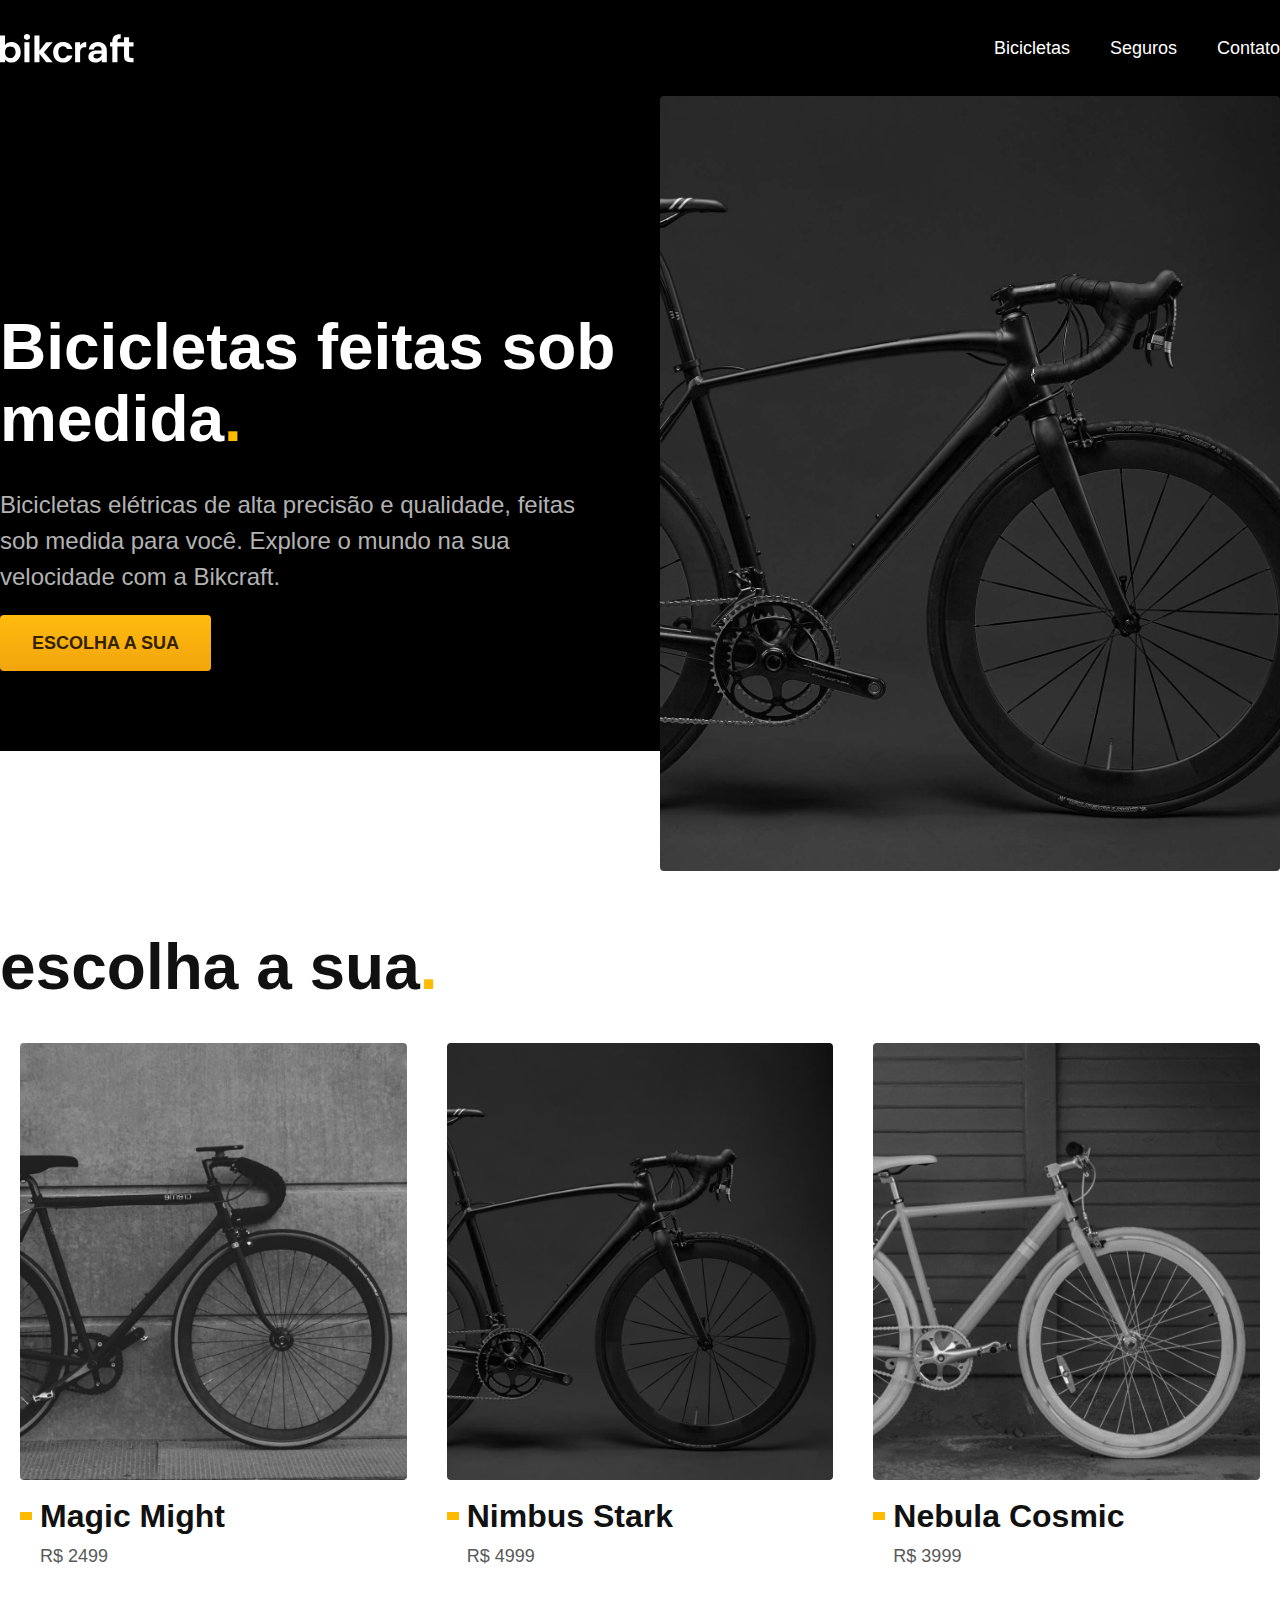
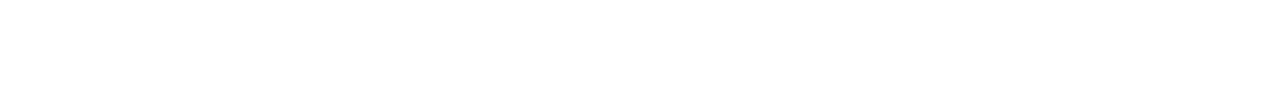
<file: index.html>
<!DOCTYPE html>
<html lang="pt-br">

<head>
  <meta charset="UTF-8">
  <meta name="viewport" content="width=device-width, initial-scale=1.0">

  <title>Bikcraft - Bicicletas Elétricas</title>
  <meta name="description" content="Bicicletas elétricas de alta precisão e qualidade,  feitas sob medida para o cliente. Explore o mundo na sua velocidade com a Bikcraft.">

  <link rel="stylesheet" href="./css/style.css">
</head>

<body>
  <header class="header-bg">
    <div class="header">
      <a href="./">
        <img src="./img/bikcraft.svg" alt="Bikcraft">
      </a>

      <nav aria-label="primaria">
        <ul class="header-menu font-1-m cor-0">
          <li><a href="./bicicletas.html">Bicicletas</a></li>
          <li><a href="./seguros.html">Seguros</a></li>
          <li><a href="./contato.html">Contato</a></li>
        </ul>
      </nav>
    </div>
  </header>

  <main class="introducao-bg">
    <div class="introducao">
      <div class="introducao-conteudo">
        <h1 class="font-1-xxl cor-0">Bicicletas feitas sob medida<span class="cor-p1">.</span></h1>
        <p class="font-2-l cor-5">Bicicletas elétricas de alta precisão e qualidade, feitas sob medida para você. Explore o mundo na sua velocidade com a Bikcraft.</p>
        <a class="botao" href="./bicicletas.html">Escolha a sua</a>
      </div>
      <div>
        <img src="./img/fotos/introducao.jpg" alt="Bicicleta elétrica preta.">
      </div>
    </div>
  </main>

  <article class="bicicletas-lista">
    <h2 class="font-1-xxl">escolha a sua<span class="cor-p1">.</span></h2>

    <ul>
      <li>
        <a href="./bicicletas/magic.html">
          <img src="./img/bicicletas/magic-home.jpg" alt="Bicicleta preta">
          <h3 class="font-1-xl">Magic Might</h3>
          <span class="font-2-m cor-8">R$ 2499</span>
        </a>
      </li>
      <li>
        <a href="./bicicletas/nimbus.html">
          <img src="./img/bicicletas/nimbus-home.jpg" alt="Bicicleta preta">
          <h3 class="font-1-xl">Nimbus Stark</h3>
          <span class="font-2-m cor-8">R$ 4999</span>
        </a>
      </li>
      <li>
        <a href="./bicicletas/nebula.html">
          <img src="./img/bicicletas/nebula-home.jpg" alt="Bicicleta preta">
          <h3 class="font-1-xl">Nebula Cosmic</h3>
          <span class="font-2-m cor-8">R$ 3999</span>
        </a>
      </li>
    </ul>
  </article>
</body>

</html>
</file>
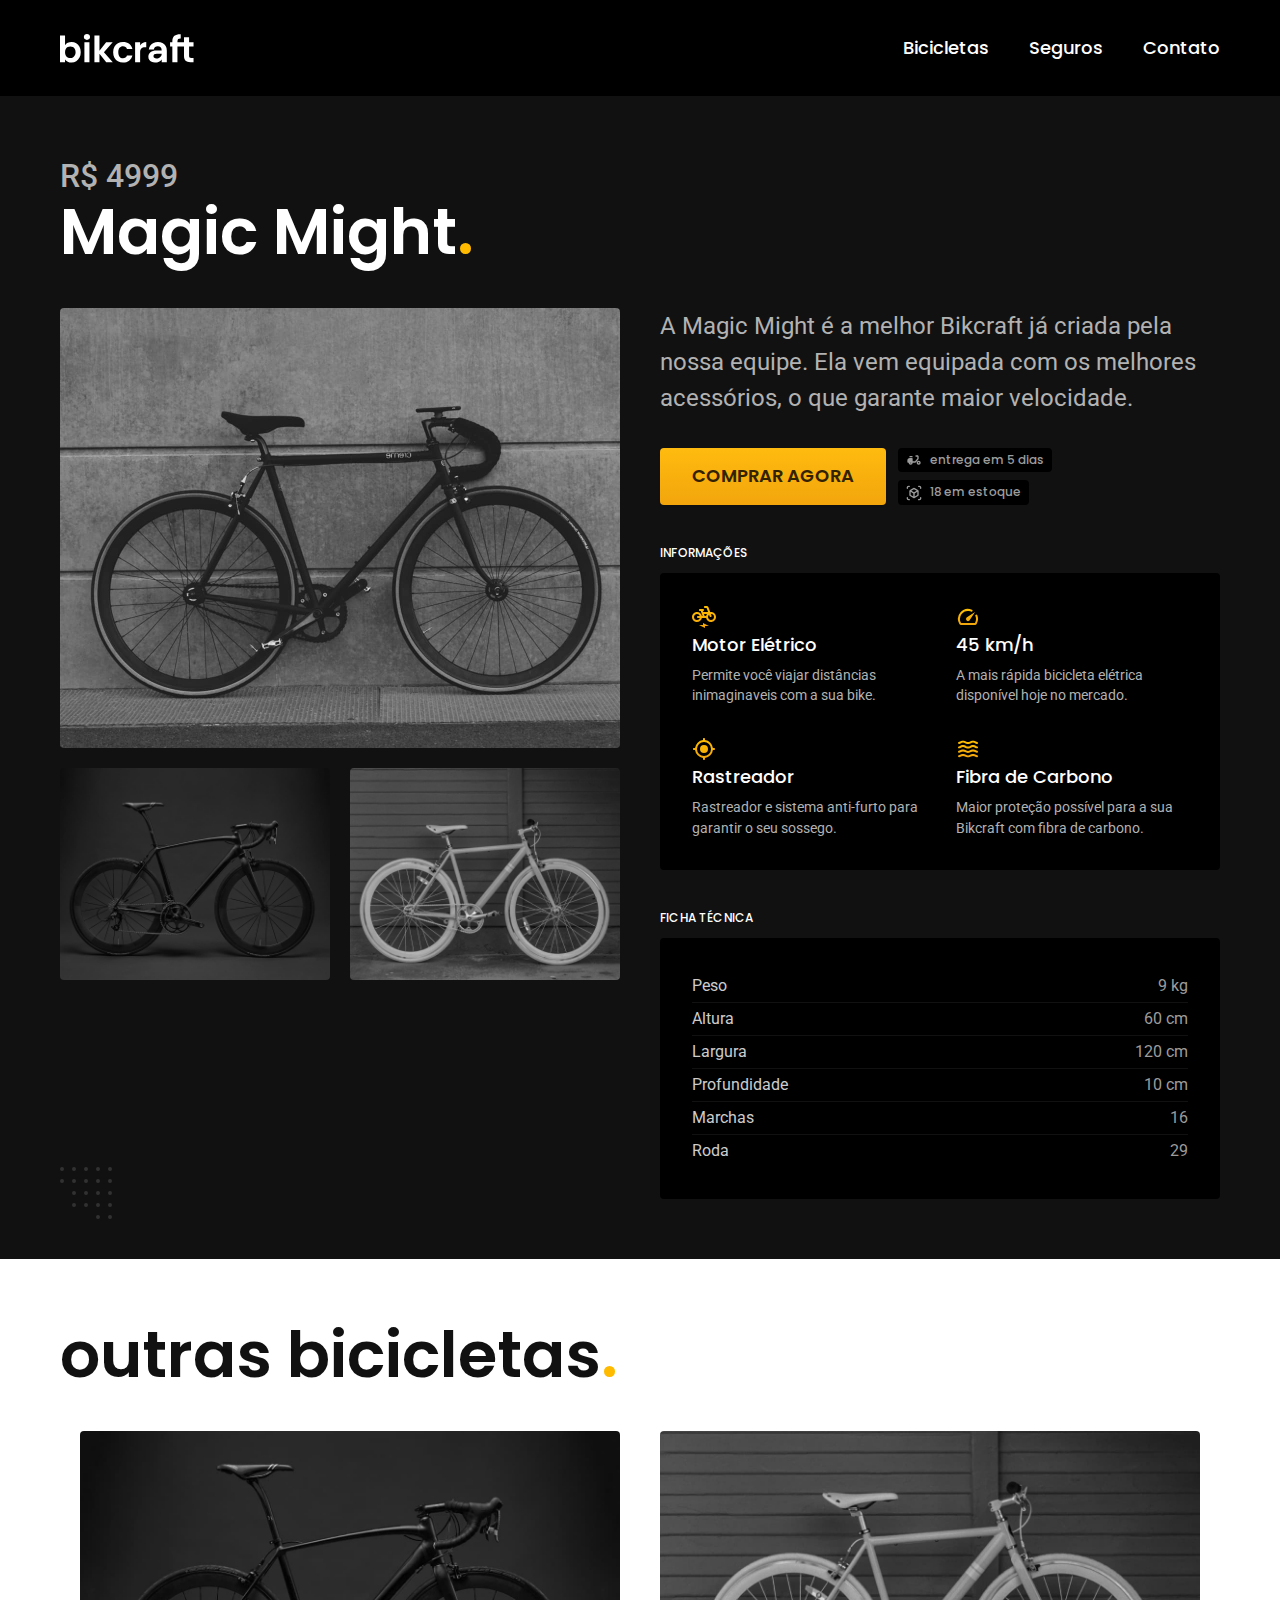
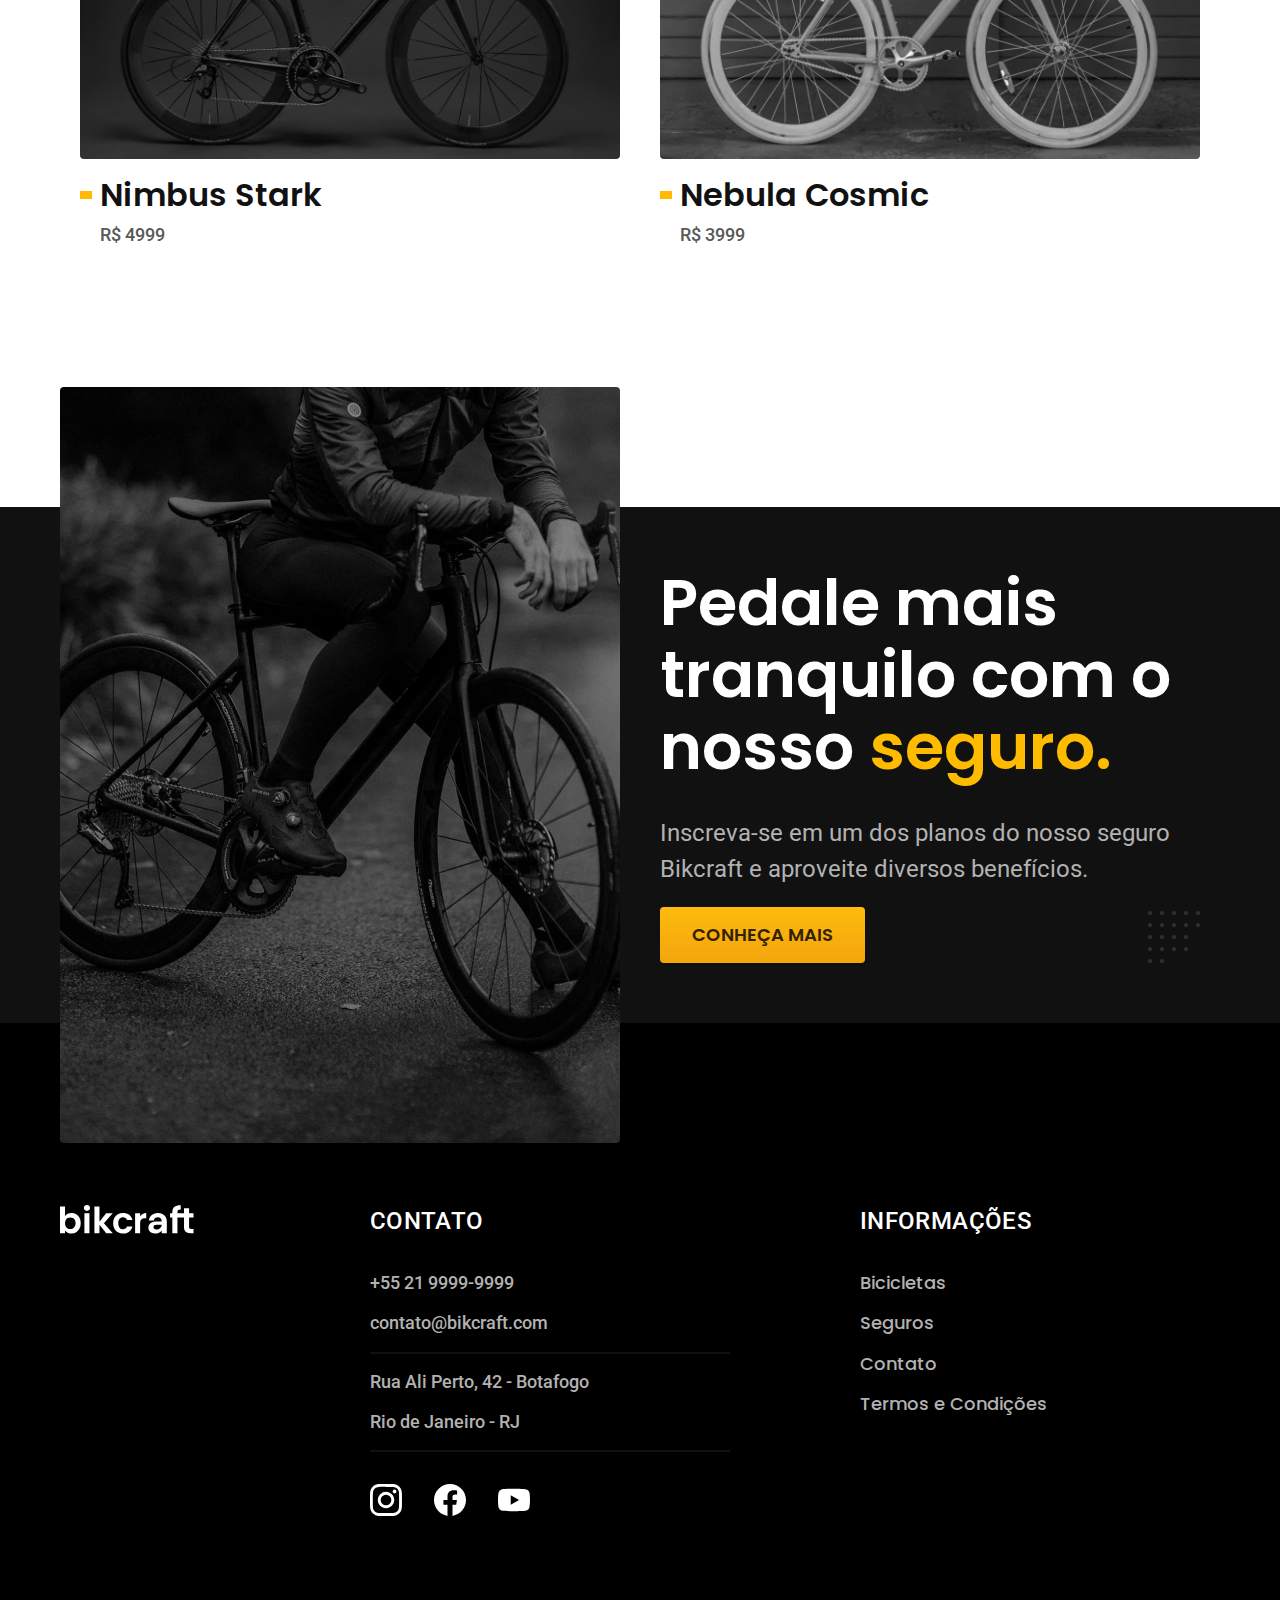
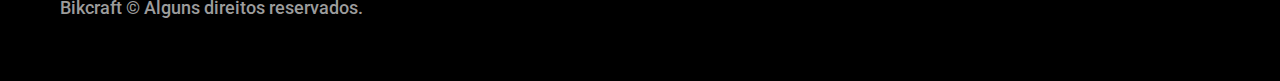
<file: bicicletas/magic.html>
<!DOCTYPE html>
<html lang="pt-br">

<head>
  <meta charset="UTF-8">
  <meta name="viewport" content="width=device-width, initial-scale=1.0">
  <title>Magic | Bikcraft</title>
  <meta name="description" content="Bicicletas elétricas de alta precisão e qualidade, feitas sob medida para o cliente. Explore o mundo na sua velocidade com a Bikcraft.">

  <link rel="icon" href="./favicon.svg" type="image/svg+xml">

  <link href="../css/style.css" rel="preload" as="style">
  <link href="../css/style.css" rel="stylesheet">

  <link rel="preconnect" href="https://fonts.googleapis.com">
  <link rel="preconnect" href="https://fonts.gstatic.com" crossorigin>
  <link href="https://fonts.googleapis.com/css2?family=Merriweather:ital,wght@1,900&family=Poppins:wght@500;600&family=Roboto:wght@400;500&display=swap" rel="stylesheet">
</head>

<body id="bicicleta">
  <header class="header-bg">
    <div class="header container">
      <a href="../">
        <img src="../img/bikcraft.svg" alt="Bikcraft" width="136" height="32">
      </a>
      <nav aria-label="primaria">
        <ul class="header-menu font-1-m cor-0">
          <li><a href="../bicicletas.html">Bicicletas</a></li>
          <li><a href="../seguros.html">Seguros</a></li>
          <li><a href="../contato.html">Contato</a></li>
        </ul>
      </nav>
    </div>
  </header>

  <main class="bicicleta-bg">
    <div class="bicicleta container">
      <div class="bicicleta-titulo">
        <span class="font-2-xl cor-5">R$ 4999</span>
        <h1 class="font-1-xxl cor-0">Magic Might<span class="cor-p1">.</span></h1>
      </div>
      <div class="bicicleta-imagens">
        <img src="../img/bicicleta/nimbus2.jpg" alt="Bicicleta preta" width="560" height="440">
        <img src="../img/bicicleta/nimbus1.jpg" alt="Bicicleta preta" width="560" height="440">
        <img src="../img/bicicleta/nimbus3.jpg" alt="Bicicleta branca" width="560" height="440">
      </div>
      <div class="bicicleta-conteudo">
        <p class="font-2-l cor-5">A Magic Might é a melhor Bikcraft já criada pela nossa equipe. Ela vem equipada com os melhores acessórios, o que garante maior velocidade.</p>
        <div class="bicicleta-comprar">
          <a class="botao" href="../orcamento.html?tipo=bikcraft&produto=magic">Comprar Agora</a>
          <span class="font-1-xs cor-6"><img src="../img/icones/entrega.svg" alt=""> entrega em 5 dias</span>
          <span class="font-1-xs cor-6"><img src="../img/icones/estoque.svg" alt=""> 18 em estoque</span>
        </div>
        <h2 class="font-1-xs cor-0">Informações</h2>
        <ul class="bicicleta-informacoes">
          <li>
            <img src="../img/icones/eletrica.svg" alt="">
            <h3 class="font-1-m cor-0">Motor Elétrico</h3>
            <p class="font-2-xs cor-5">Permite você viajar distâncias inimaginaveis com a sua bike.</p>
          </li>
          <li>
            <img src="../img/icones/velocidade.svg" alt="">
            <h3 class="font-1-m cor-0">45 km/h</h3>
            <p class="font-2-xs cor-5">A mais rápida bicicleta elétrica disponível hoje no mercado.</p>
          </li>
          <li>
            <img src="../img/icones/rastreador.svg" alt="">
            <h3 class="font-1-m cor-0">Rastreador</h3>
            <p class="font-2-xs cor-5">Rastreador e sistema anti-furto para garantir o seu sossego.</p>
          </li>
          <li>
            <img src="../img/icones/carbono.svg" alt="">
            <h3 class="font-1-m cor-0">Fibra de Carbono</h3>
            <p class="font-2-xs cor-5">Maior proteção possível para a sua Bikcraft com fibra de carbono.</p>
          </li>
        </ul>
        <h2 class="font-1-xs cor-0">Ficha Técnica</h2>
        <ul class="bicicleta-ficha font-2-s cor-4">
          <li>Peso <span>9 kg</span></li>
          <li>Altura <span>60 cm</span></li>
          <li>Largura <span>120 cm</span></li>
          <li>Profundidade <span>10 cm</span></li>
          <li>Marchas <span>16</span></li>
          <li>Roda <span>29</span></li>
        </ul>
      </div>
    </div>
  </main>

  <article class="bicicletas-lista container">
    <h2 class="font-1-xxl">outras bicicletas<span class="cor-p1">.</span></h2>
    <ul>
      <li>
        <a href="./nimbus.html">
          <img src="../img/bicicletas/nimbus.jpg" alt="Bicicleta preta">
          <h3 class="font-1-xl">Nimbus Stark</h3>
          <span class="font-2-m cor-8">R$ 4999</span>
        </a>
      </li>
      <li>
        <a href="./nebula.html">
          <img src="../img/bicicletas/nebula.jpg" alt="Bicicleta branca">
          <h3 class="font-1-xl">Nebula Cosmic</h3>
          <span class="font-2-m cor-8">R$ 3999</span>
        </a>
      </li>
    </ul>
  </article>

  <article class="seguro-bg">
    <div class="seguro container">
      <div class="seguro-imagem">
        <img src="../img/fotos/seguros.jpg" alt="Pessoa parada em cima de uma bicicleta">
      </div>
      <div class="seguro-conteudo">
        <h2 class="font-1-xxl cor-0">Pedale mais tranquilo com o nosso <span class="cor-p1">seguro.</span></h2>
        <p class="font-2-l cor-5">Inscreva-se em um dos planos do nosso seguro Bikcraft e aproveite diversos benefícios.</p>
        <a class="botao" href="../seguros.html">Conheça Mais</a>
      </div>
    </div>
  </article>

  <footer class="footer-bg">
    <div class="footer container">
      <img src="../img/bikcraft.svg" alt="Bikcraft">
      <div class="footer-contato">
        <h3 class="font-2-l-b cor-0">Contato</h3>
        <ul class="font-2-m cor-5">
          <li>+55 21 9999-9999</li>
          <li>contato@bikcraft.com</li>
          <li>Rua Ali Perto, 42 - Botafogo</li>
          <li>Rio de Janeiro - RJ</li>
        </ul>
        <div class="footer-redes">
          <a href="./"><img src="../img/redes/instagram.svg" alt="Instagram"></a>
          <a href="./"><img src="../img/redes/facebook.svg" alt="Facebook"></a>
          <a href="./"><img src="../img/redes/youtube.svg" alt="Youtube"></a>
        </div>
      </div>
      <div class="footer-informacoes">
        <h3 class="font-2-l-b cor-0">Informações</h3>
        <nav>
          <ul class="font-1-m cor-5">
            <li><a href="../bicicletas.html">Bicicletas</a></li>
            <li><a href="../seguros.html">Seguros</a></li>
            <li><a href="../contato.html">Contato</a></li>
            <li><a href="../termos.html">Termos e Condições</a></li>
          </ul>
        </nav>
      </div>
      <p class="font-2-m cor-6 footer-copy">Bikcraft © Alguns direitos reservados.</p>
    </div>
  </footer>

  <script src="../js/script.js"></script>
</body>

</html>
</file>
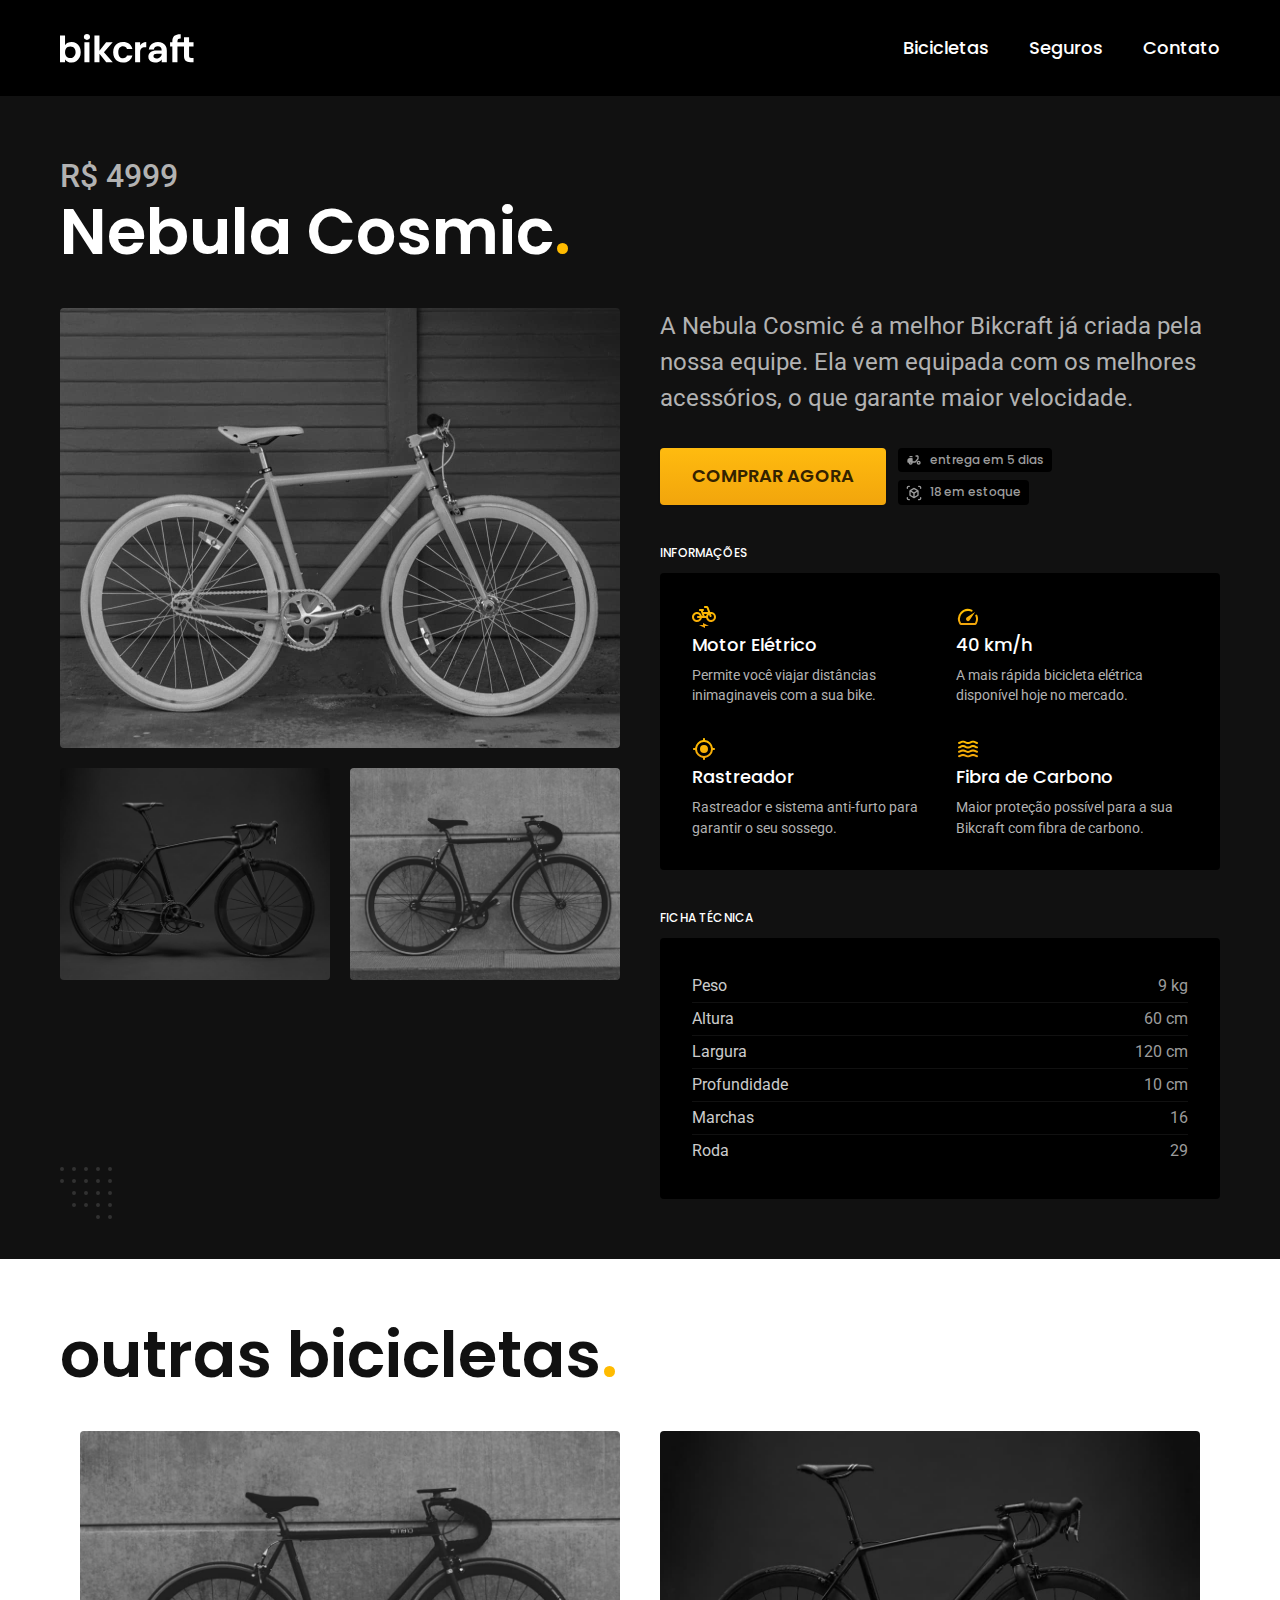
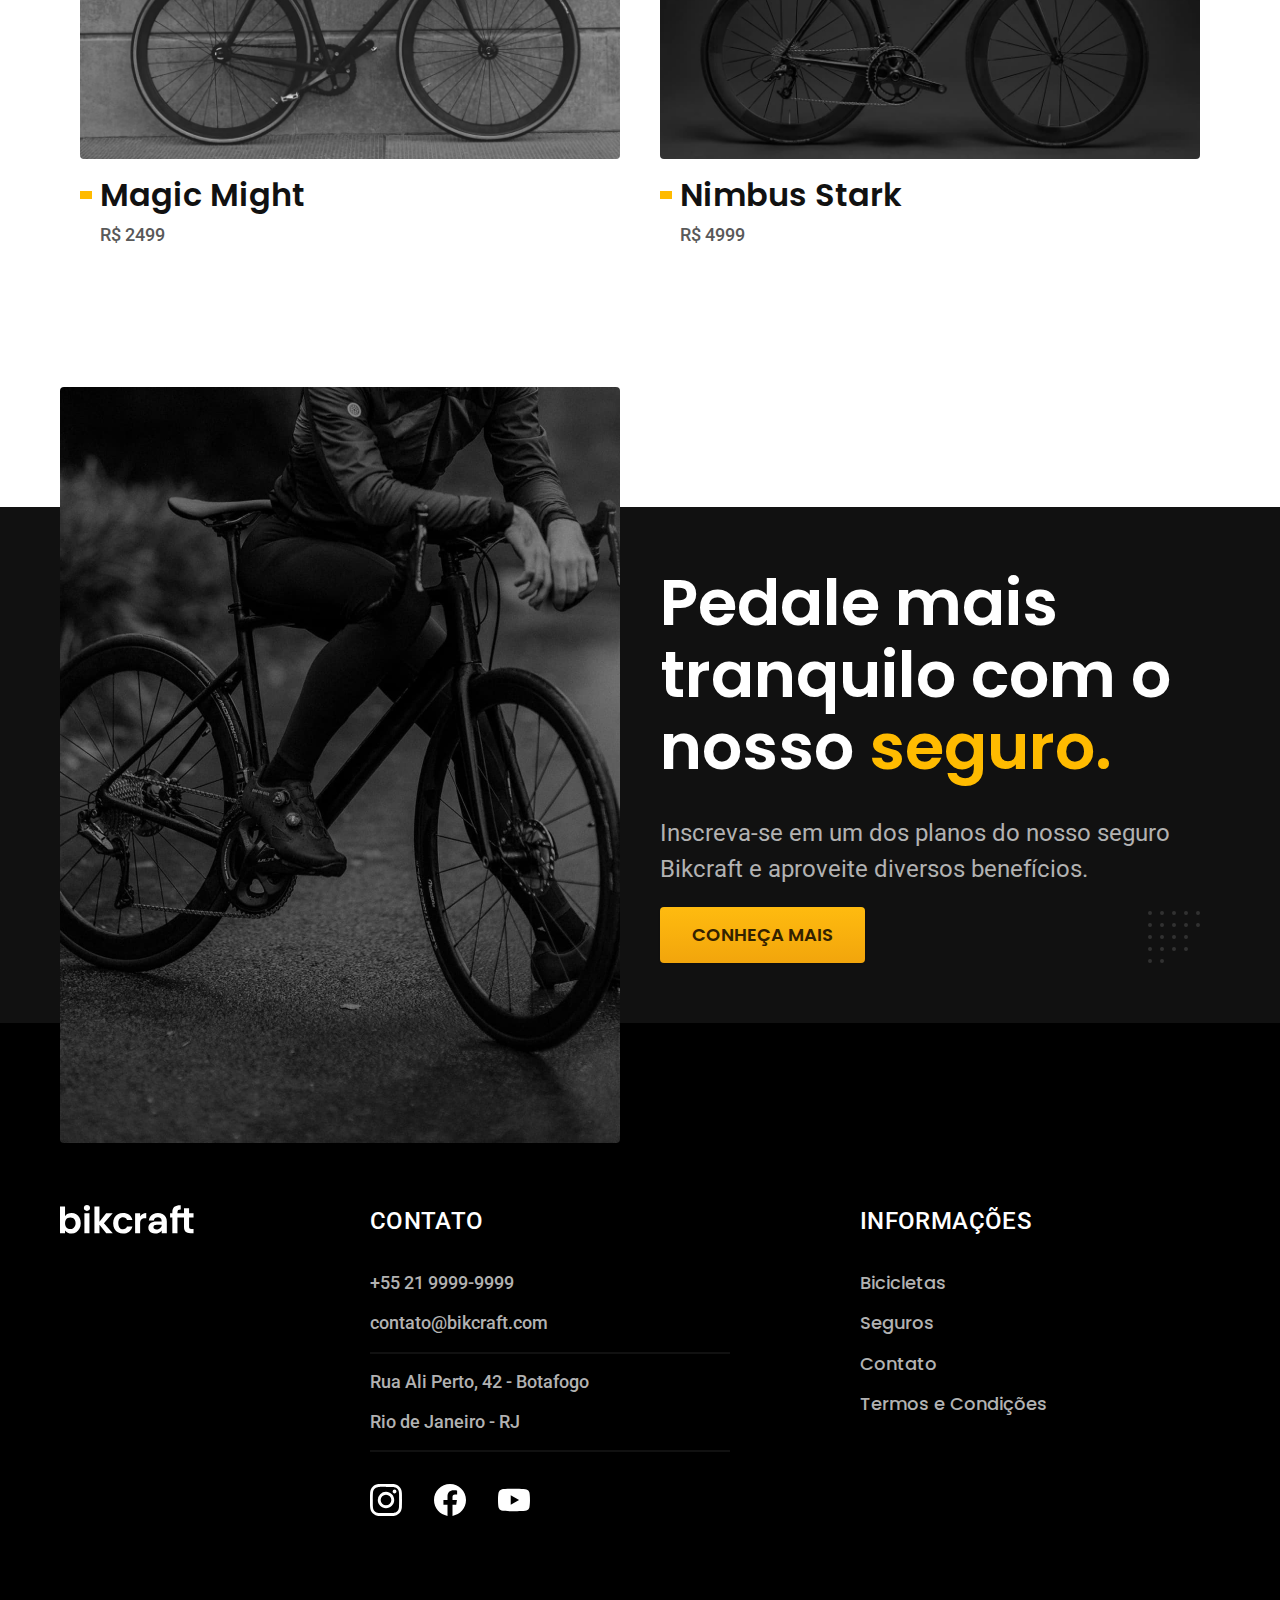
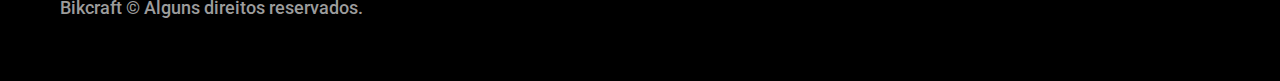
<file: bicicletas/nebula.html>
<!DOCTYPE html>
<html lang="pt-br">

<head>
  <meta charset="UTF-8">
  <meta name="viewport" content="width=device-width, initial-scale=1.0">
  <title>Nebula | Bikcraft</title>
  <meta name="description" content="Bicicletas elétricas de alta precisão e qualidade,  feitas sob medida para o cliente. Explore o mundo na sua velocidade com a Bikcraft.">

  <link rel="icon" href="./favicon.svg" type="image/svg+xml">

  <link href="../css/style.css" rel="preload" as="style">
  <link href="../css/style.css" rel="stylesheet">

  <link rel="preconnect" href="https://fonts.googleapis.com">
  <link rel="preconnect" href="https://fonts.gstatic.com" crossorigin>
  <link href="https://fonts.googleapis.com/css2?family=Merriweather:ital,wght@1,900&family=Poppins:wght@500;600&family=Roboto:wght@400;500&display=swap" rel="stylesheet">
</head>

<body id="bicicleta">
  <header class="header-bg">
    <div class="header container">
      <a href="../">
        <img src="../img/bikcraft.svg" alt="Bikcraft" width="136" height="32">
      </a>
      <nav aria-label="primaria">
        <ul class="header-menu font-1-m cor-0">
          <li><a href="../bicicletas.html">Bicicletas</a></li>
          <li><a href="../seguros.html">Seguros</a></li>
          <li><a href="../contato.html">Contato</a></li>
        </ul>
      </nav>
    </div>
  </header>

  <main class="bicicleta-bg">
    <div class="bicicleta container">
      <div class="bicicleta-titulo">
        <span class="font-2-xl cor-5">R$ 4999</span>
        <h1 class="font-1-xxl cor-0">Nebula Cosmic<span class="cor-p1">.</span></h1>
      </div>
      <div class="bicicleta-imagens">
        <img src="../img/bicicleta/nimbus3.jpg" alt="Bicicleta branca" width="560" height="440">
        <img src="../img/bicicleta/nimbus1.jpg" alt="Bicicleta preta" width="1120" height="880">
        <img src="../img/bicicleta/nimbus2.jpg" alt="Bicicleta preta" width="560" height="440">
      </div>
      <div class="bicicleta-conteudo">
        <p class="font-2-l cor-5">A Nebula Cosmic é a melhor Bikcraft já criada pela nossa equipe. Ela vem equipada com os melhores acessórios, o que garante maior velocidade.</p>
        <div class="bicicleta-comprar">
          <a class="botao" href="../orcamento.html?tipo=bikcraft&produto=nebula">Comprar Agora</a>
          <span class="font-1-xs cor-6"><img src="../img/icones/entrega.svg" alt=""> entrega em 5 dias</span>
          <span class="font-1-xs cor-6"><img src="../img/icones/estoque.svg" alt=""> 18 em estoque</span>
        </div>
        <h2 class="font-1-xs cor-0">Informações</h2>
        <ul class="bicicleta-informacoes">
          <li>
            <img src="../img/icones/eletrica.svg" alt="">
            <h3 class="font-1-m cor-0">Motor Elétrico</h3>
            <p class="font-2-xs cor-5">Permite você viajar distâncias inimaginaveis com a sua bike.</p>
          </li>
          <li>
            <img src="../img/icones/velocidade.svg" alt="">
            <h3 class="font-1-m cor-0">40 km/h</h3>
            <p class="font-2-xs cor-5">A mais rápida bicicleta elétrica disponível hoje no mercado.</p>
          </li>
          <li>
            <img src="../img/icones/rastreador.svg" alt="">
            <h3 class="font-1-m cor-0">Rastreador</h3>
            <p class="font-2-xs cor-5">Rastreador e sistema anti-furto para garantir o seu sossego.</p>
          </li>
          <li>
            <img src="../img/icones/carbono.svg" alt="">
            <h3 class="font-1-m cor-0">Fibra de Carbono</h3>
            <p class="font-2-xs cor-5">Maior proteção possível para a sua Bikcraft com fibra de carbono.</p>
          </li>
        </ul>
        <h2 class="font-1-xs cor-0">Ficha Técnica</h2>
        <ul class="bicicleta-ficha font-2-s cor-4">
          <li>Peso <span>9 kg</span></li>
          <li>Altura <span>60 cm</span></li>
          <li>Largura <span>120 cm</span></li>
          <li>Profundidade <span>10 cm</span></li>
          <li>Marchas <span>16</span></li>
          <li>Roda <span>29</span></li>
        </ul>
      </div>
    </div>
  </main>

  <article class="bicicletas-lista container">
    <h2 class="font-1-xxl">outras bicicletas<span class="cor-p1">.</span></h2>

    <ul>
      <li>
        <a href="./magic.html">
          <img src="../img/bicicletas/magic.jpg" alt="Bicicleta preta">
          <h3 class="font-1-xl">Magic Might</h3>
          <span class="font-2-m cor-8">R$ 2499</span>
        </a>
      </li>
      <li>
        <a href="./nimbus.html">
          <img src="../img/bicicletas/nimbus.jpg" alt="Bicicleta preta">
          <h3 class="font-1-xl">Nimbus Stark</h3>
          <span class="font-2-m cor-8">R$ 4999</span>
        </a>
      </li>
    </ul>
  </article>

  <article class="seguro-bg">
    <div class="seguro container">
      <div class="seguro-imagem">
        <img src="../img/fotos/seguros.jpg" alt="Pessoa parada em cima de uma bicicleta">
      </div>
      <div class="seguro-conteudo">
        <h2 class="font-1-xxl cor-0">Pedale mais tranquilo com o nosso <span class="cor-p1">seguro.</span></h2>
        <p class="font-2-l cor-5">Inscreva-se em um dos planos do nosso seguro Bikcraft e aproveite diversos benefícios.</p>
        <a class="botao" href="../seguros.html">Conheça Mais</a>
      </div>
    </div>
  </article>

  <footer class="footer-bg">
    <div class="footer container">
      <img src="../img/bikcraft.svg" alt="Bikcraft">
      <div class="footer-contato">
        <h3 class="font-2-l-b cor-0">Contato</h3>
        <ul class="font-2-m cor-5">
          <li>+55 21 9999-9999</li>
          <li>contato@bikcraft.com</li>
          <li>Rua Ali Perto, 42 - Botafogo</li>
          <li>Rio de Janeiro - RJ</li>
        </ul>
        <div class="footer-redes">
          <a href="./"><img src="../img/redes/instagram.svg" alt="Instagram"></a>
          <a href="./"><img src="../img/redes/facebook.svg" alt="Facebook"></a>
          <a href="./"><img src="../img/redes/youtube.svg" alt="Youtube"></a>
        </div>
      </div>
      <div class="footer-informacoes">
        <h3 class="font-2-l-b cor-0">Informações</h3>
        <nav>
          <ul class="font-1-m cor-5">
            <li><a href="../bicicletas.html">Bicicletas</a></li>
            <li><a href="../seguros.html">Seguros</a></li>
            <li><a href="../contato.html">Contato</a></li>
            <li><a href="../termos.html">Termos e Condições</a></li>
          </ul>
        </nav>
      </div>
      <p class="font-2-m cor-6 footer-copy">Bikcraft © Alguns direitos reservados.</p>
    </div>
  </footer>

  <script src="../js/script.js"></script>
</body>

</html>
</file>
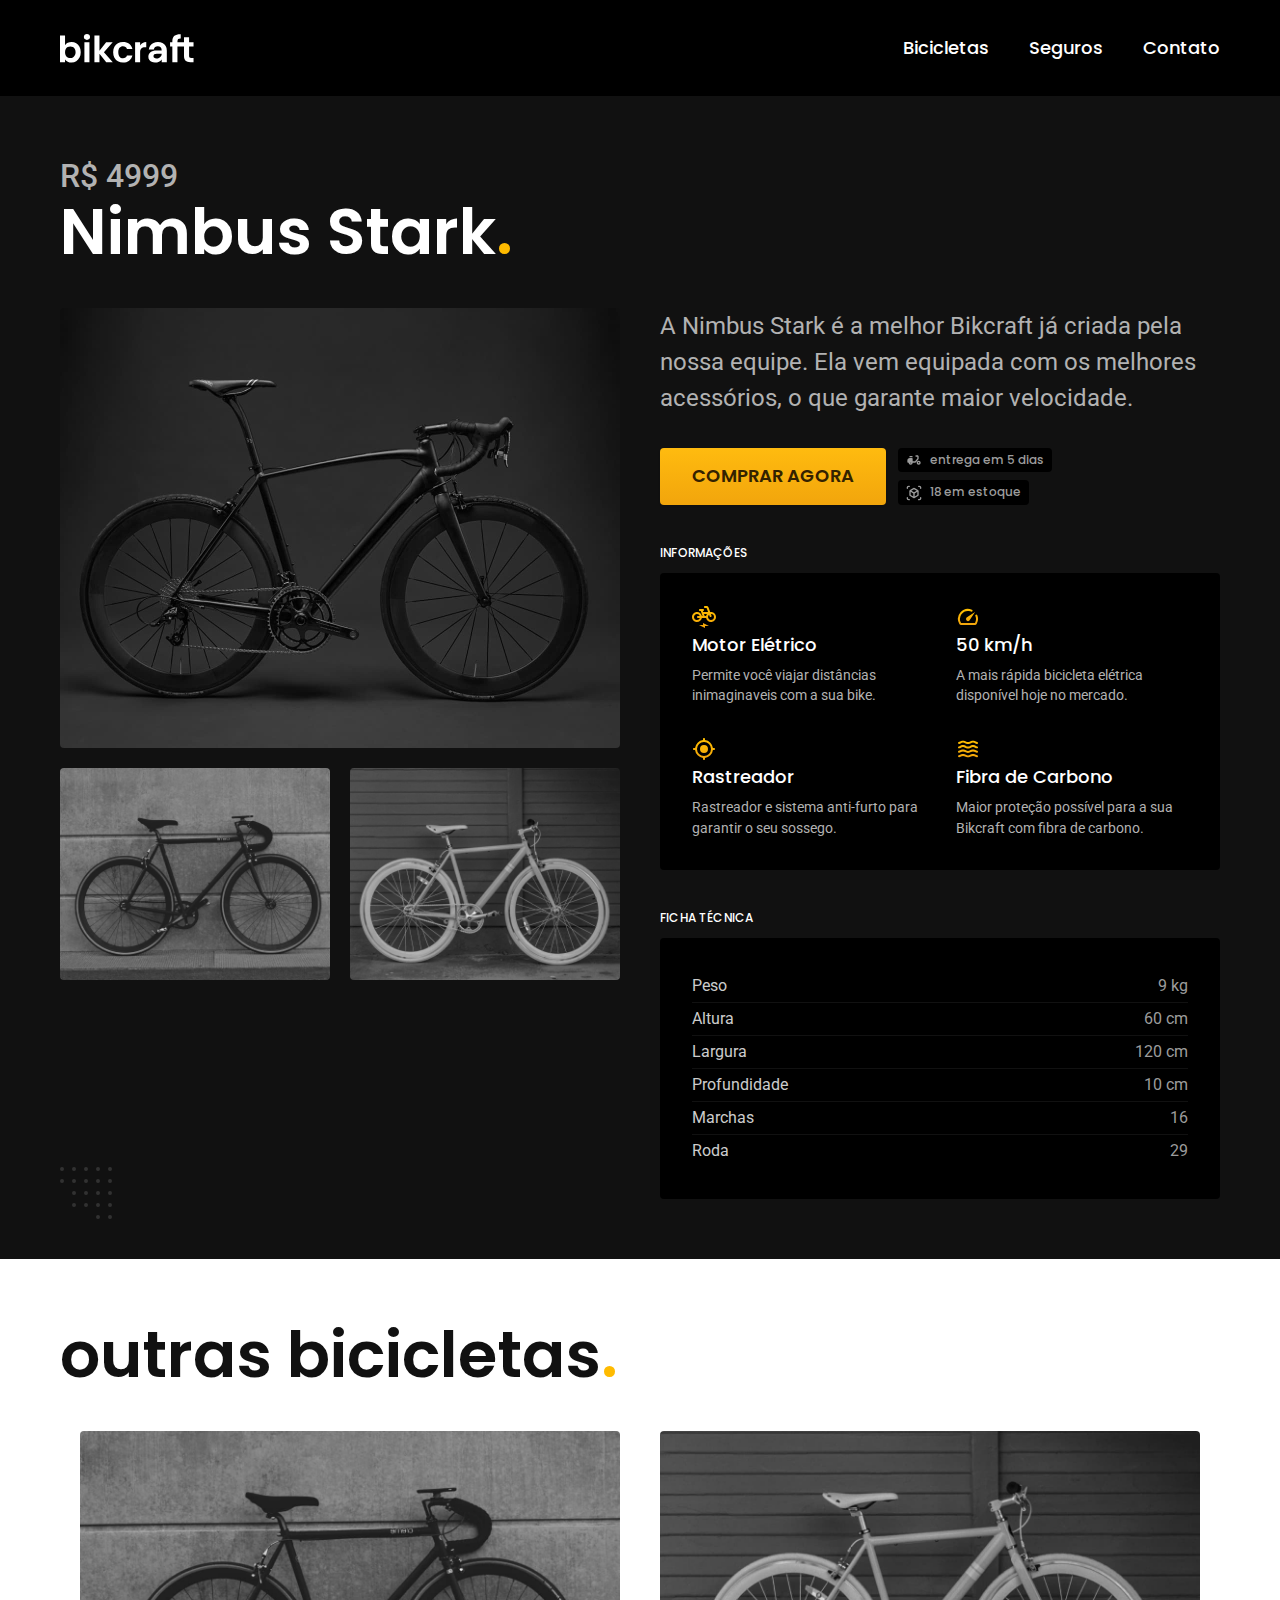
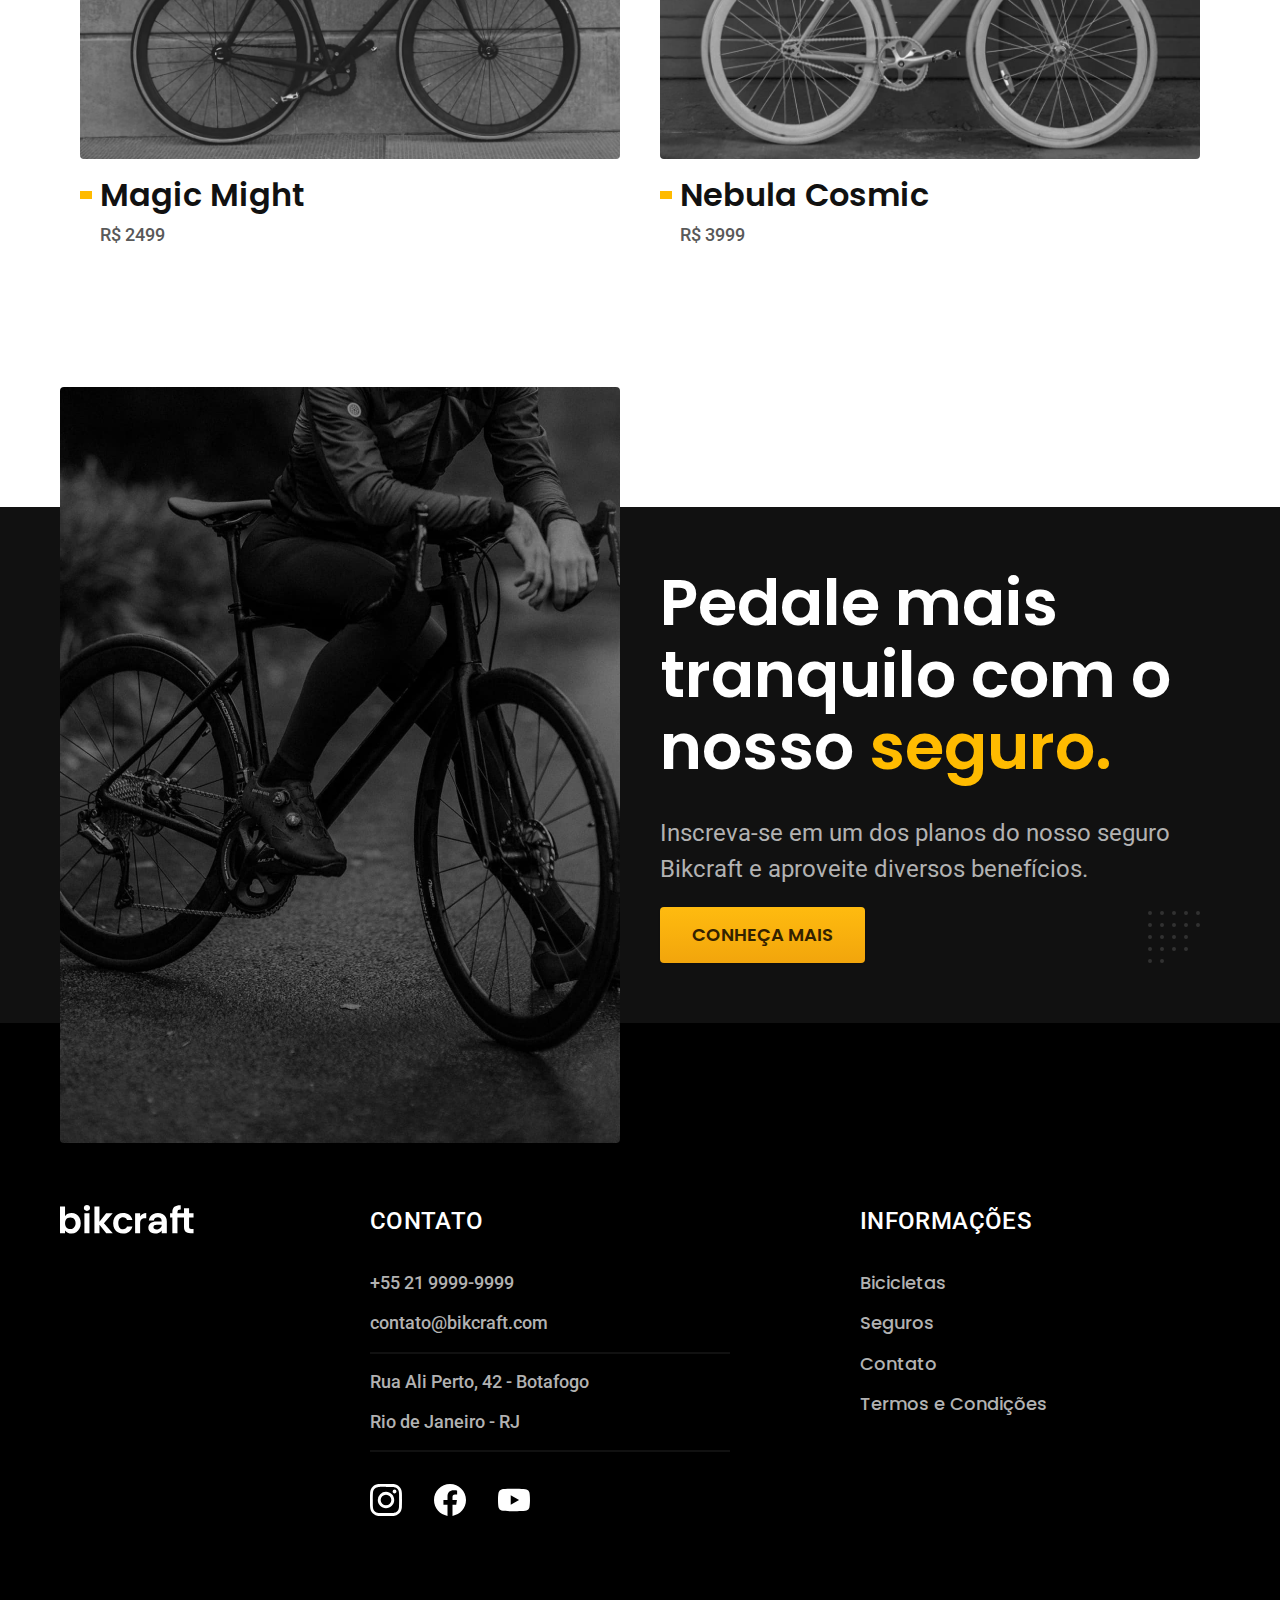
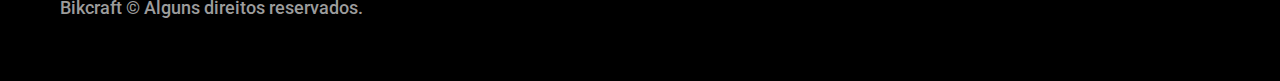
<file: bicicletas/nimbus.html>
<!DOCTYPE html>
<html lang="pt-br">

<head>
  <meta charset="UTF-8">
  <meta name="viewport" content="width=device-width, initial-scale=1.0">
  <title>Nimbus | Bikcraft</title>
  <meta name="description" content="Bicicletas elétricas de alta precisão e qualidade,  feitas sob medida para o cliente. Explore o mundo na sua velocidade com a Bikcraft.">

  <link rel="icon" href="./favicon.svg" type="image/svg+xml">

  <link href="../css/style.css" rel="preload" as="style">
  <link href="../css/style.css" rel="stylesheet">

  <link rel="preconnect" href="https://fonts.googleapis.com">
  <link rel="preconnect" href="https://fonts.gstatic.com" crossorigin>
  <link href="https://fonts.googleapis.com/css2?family=Merriweather:ital,wght@1,900&family=Poppins:wght@500;600&family=Roboto:wght@400;500&display=swap" rel="stylesheet">
</head>

<body id="bicicleta">
  <header class="header-bg">
    <div class="header container">
      <a href="../">
        <img src="../img/bikcraft.svg" alt="Bikcraft" width="136" height="32">
      </a>
      <nav aria-label="primaria">
        <ul class="header-menu font-1-m cor-0">
          <li><a href="../bicicletas.html">Bicicletas</a></li>
          <li><a href="../seguros.html">Seguros</a></li>
          <li><a href="../contato.html">Contato</a></li>
        </ul>
      </nav>
    </div>
  </header>

  <main class="bicicleta-bg">
    <div class="bicicleta container">
      <div class="bicicleta-titulo">
        <span class="font-2-xl cor-5">R$ 4999</span>
        <h1 class="font-1-xxl cor-0">Nimbus Stark<span class="cor-p1">.</span></h1>
      </div>
      <div class="bicicleta-imagens">
        <img src="../img/bicicleta/nimbus1.jpg" alt="Bicicleta preta" width="560" height="440">
        <img src="../img/bicicleta/nimbus2.jpg" alt="Bicicleta branca" width="560" height="440">
        <img src="../img/bicicleta/nimbus3.jpg" alt="Bicicleta preta" width="560" height="440">
      </div>
      <div class="bicicleta-conteudo">
        <p class="font-2-l cor-5">A Nimbus Stark é a melhor Bikcraft já criada pela nossa equipe. Ela vem equipada com os melhores acessórios, o que garante maior velocidade.</p>
        <div class="bicicleta-comprar">
          <a class="botao" href="../orcamento.html?tipo=bikcraft&produto=nimbus">Comprar Agora</a>
          <span class="font-1-xs cor-6"><img src="../img/icones/entrega.svg" alt=""> entrega em 5 dias</span>
          <span class="font-1-xs cor-6"><img src="../img/icones/estoque.svg" alt=""> 18 em estoque</span>
        </div>
        <h2 class="font-1-xs cor-0">Informações</h2>
        <ul class="bicicleta-informacoes">
          <li>
            <img src="../img/icones/eletrica.svg" alt="">
            <h3 class="font-1-m cor-0">Motor Elétrico</h3>
            <p class="font-2-xs cor-5">Permite você viajar distâncias inimaginaveis com a sua bike.</p>
          </li>
          <li>
            <img src="../img/icones/velocidade.svg" alt="">
            <h3 class="font-1-m cor-0">50 km/h</h3>
            <p class="font-2-xs cor-5">A mais rápida bicicleta elétrica disponível hoje no mercado.</p>
          </li>
          <li>
            <img src="../img/icones/rastreador.svg" alt="">
            <h3 class="font-1-m cor-0">Rastreador</h3>
            <p class="font-2-xs cor-5">Rastreador e sistema anti-furto para garantir o seu sossego.</p>
          </li>
          <li>
            <img src="../img/icones/carbono.svg" alt="">
            <h3 class="font-1-m cor-0">Fibra de Carbono</h3>
            <p class="font-2-xs cor-5">Maior proteção possível para a sua Bikcraft com fibra de carbono.</p>
          </li>
        </ul>
        <h2 class="font-1-xs cor-0">Ficha Técnica</h2>
        <ul class="bicicleta-ficha font-2-s cor-4">
          <li>Peso <span>9 kg</span></li>
          <li>Altura <span>60 cm</span></li>
          <li>Largura <span>120 cm</span></li>
          <li>Profundidade <span>10 cm</span></li>
          <li>Marchas <span>16</span></li>
          <li>Roda <span>29</span></li>
        </ul>
      </div>
    </div>
  </main>

  <article class="bicicletas-lista container">
    <h2 class="font-1-xxl">outras bicicletas<span class="cor-p1">.</span></h2>
    <ul>
      <li>
        <a href="./magic.html">
          <img src="../img/bicicletas/magic.jpg" alt="Bicicleta preta">
          <h3 class="font-1-xl">Magic Might</h3>
          <span class="font-2-m cor-8">R$ 2499</span>
        </a>
      </li>
      <li>
        <a href="./nebula.html">
          <img src="../img/bicicletas/nebula.jpg" alt="Bicicleta branca">
          <h3 class="font-1-xl">Nebula Cosmic</h3>
          <span class="font-2-m cor-8">R$ 3999</span>
        </a>
      </li>
    </ul>
  </article>

  <article class="seguro-bg">
    <div class="seguro container">
      <div class="seguro-imagem">
        <img src="../img/fotos/seguros.jpg" alt="Pessoa parada em cima de uma bicicleta">
      </div>
      <div class="seguro-conteudo">
        <h2 class="font-1-xxl cor-0">Pedale mais tranquilo com o nosso <span class="cor-p1">seguro.</span></h2>
        <p class="font-2-l cor-5">Inscreva-se em um dos planos do nosso seguro Bikcraft e aproveite diversos benefícios.</p>
        <a class="botao" href="../seguros.html">Conheça Mais</a>
      </div>
    </div>
  </article>

  <footer class="footer-bg">
    <div class="footer container">
      <img src="../img/bikcraft.svg" alt="Bikcraft">
      <div class="footer-contato">
        <h3 class="font-2-l-b cor-0">Contato</h3>
        <ul class="font-2-m cor-5">
          <li>+55 21 9999-9999</li>
          <li>contato@bikcraft.com</li>
          <li>Rua Ali Perto, 42 - Botafogo</li>
          <li>Rio de Janeiro - RJ</li>
        </ul>
        <div class="footer-redes">
          <a href="./"><img src="../img/redes/instagram.svg" alt="Instagram"></a>
          <a href="./"><img src="../img/redes/facebook.svg" alt="Facebook"></a>
          <a href="./"><img src="../img/redes/youtube.svg" alt="Youtube"></a>
        </div>
      </div>
      <div class="footer-informacoes">
        <h3 class="font-2-l-b cor-0">Informações</h3>
        <nav>
          <ul class="font-1-m cor-5">
            <li><a href="../bicicletas.html">Bicicletas</a></li>
            <li><a href="../seguros.html">Seguros</a></li>
            <li><a href="../contato.html">Contato</a></li>
            <li><a href="../termos.html">Termos e Condições</a></li>
          </ul>
        </nav>
      </div>
      <p class="font-2-m cor-6 footer-copy">Bikcraft © Alguns direitos reservados.</p>
    </div>
  </footer>

  <script src="../js/script.js"></script>
</body>

</html>
</file>
<file: css/style.css>
@import "./global/global.css";

/* Utilidades */
@import "./utilidades/tipografia.css";
@import "./utilidades/cores.css";
@import "./utilidades/componentes.css";
@import "./utilidades/formulario.css";
/* @import "./utilidades/simple-anime.css"; */

/* Header e Footer */
@import "./global/header.css";
@import "./global/footer.css";

/* Home */
@import "./home/introducao.css";
@import "./home/tecnologia.css";
@import "./home/parceiros.css";
@import "./home/depoimento.css";

/* Seguros */
@import "./seguros/seguros.css";
@import "./seguros/vantagens.css";
@import "./seguros/perguntas.css";

/* Biciletas */
@import "./bicicletas/bicicletas.css";
@import "./bicicletas/bicicletas-lista.css";

/* Bicileta */
@import "./bicicleta/bicicleta.css";
@import "./bicicleta/seguro.css";

/* Contato */
@import "./contato/contato.css";
@import "./contato/lojas.css";

/* Orçamento */
@import "./orcamento/orcamento.css";

/* Termos */
@import "./termos/termos.css";
</file>
